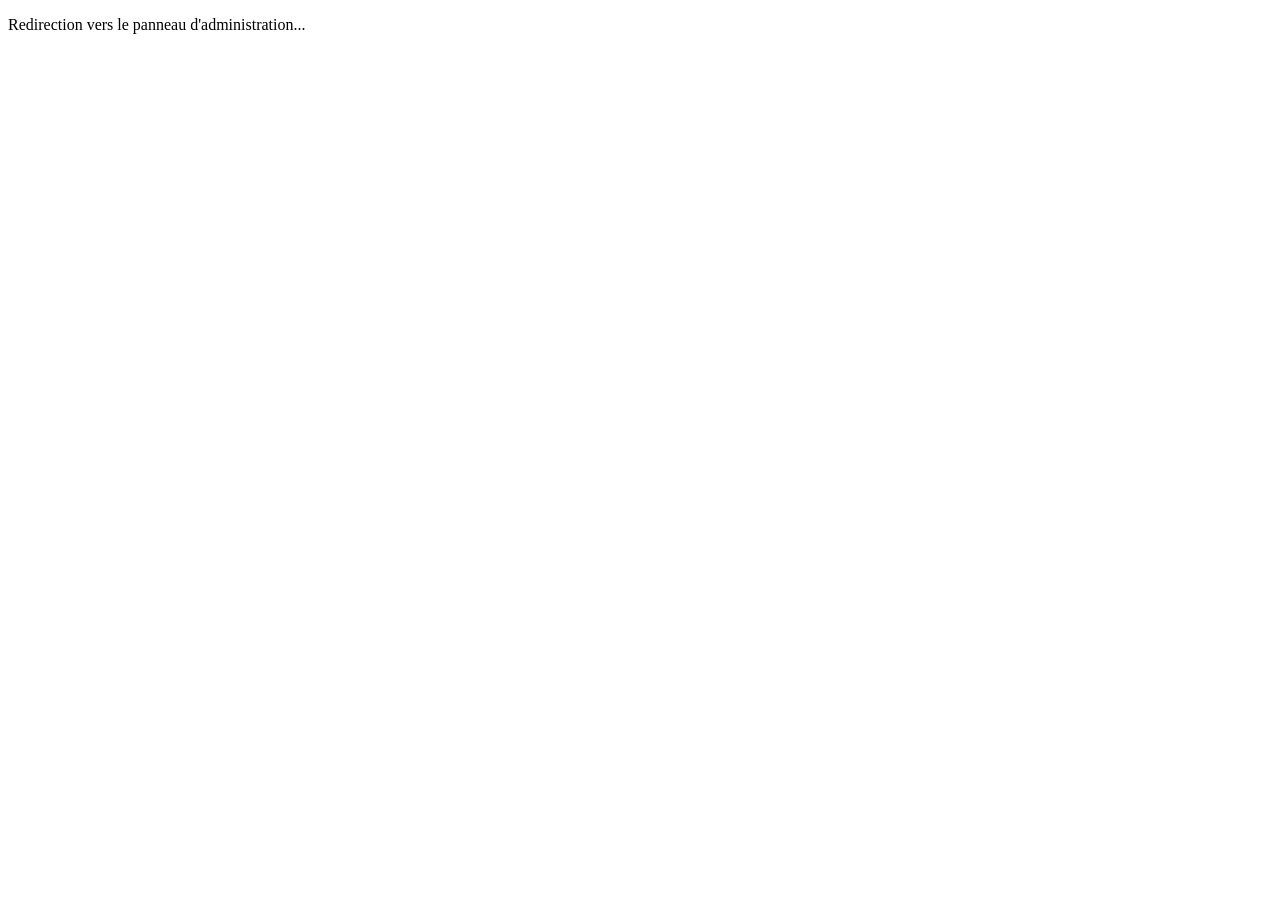
<file: admin/index.html>
<!doctype html>
<html lang="fr">
<head>
<meta charset="UTF-8" />
<meta http-equiv="refresh" content="0; url=index.php" />
<meta name="viewport" content="width=device-width, initial-scale=1.0" />
<title>Admin — Alpha Moussa Sow</title>
<meta name="robots" content="noindex, nofollow" />
</head>
<body>
  <p>Redirection vers le panneau d'administration...</p>
</body>
</html>
</file>
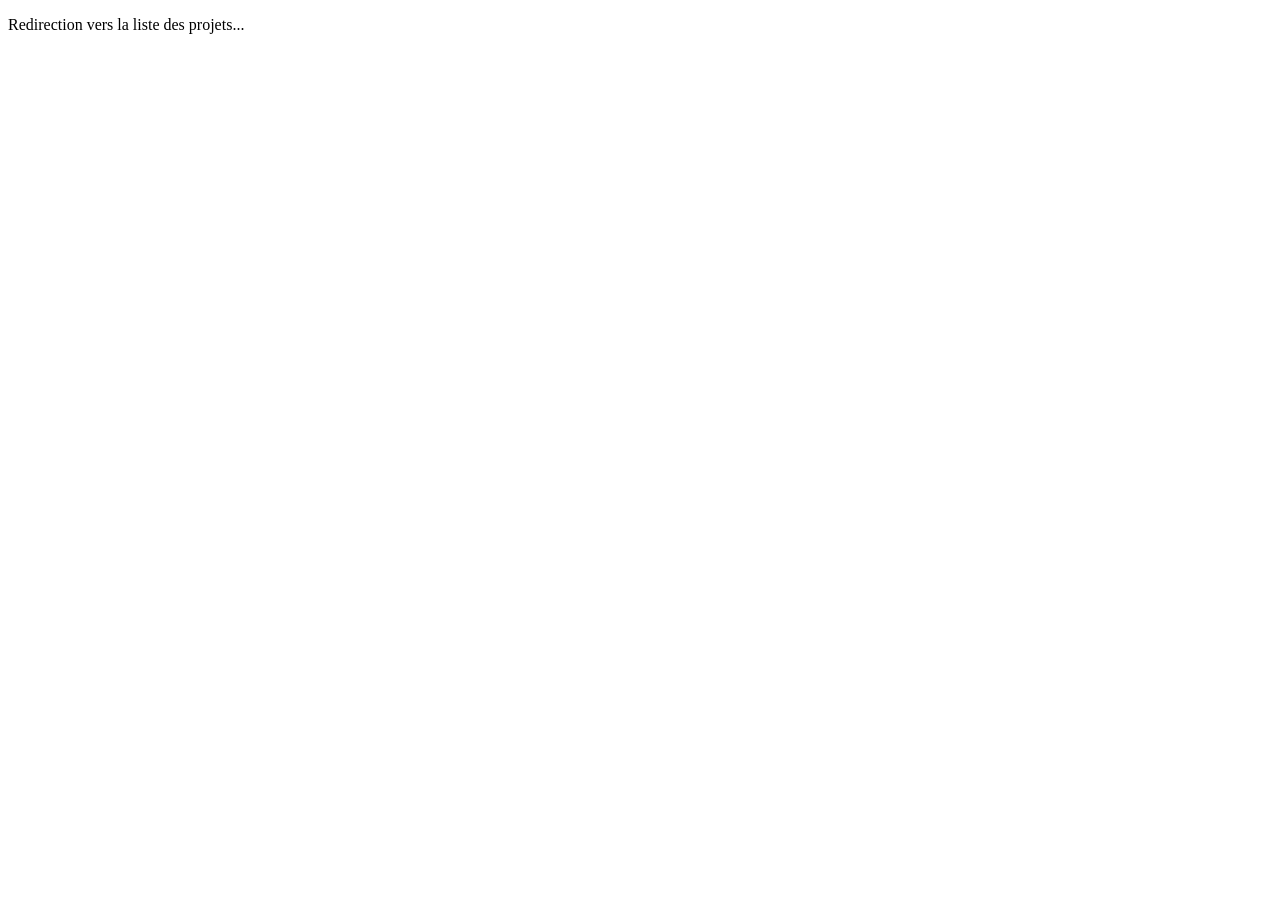
<file: projects/index.html>
<!doctype html>
<html lang="fr">
<head>
<meta charset="UTF-8" />
<meta http-equiv="refresh" content="0; url=index.php" />
<meta name="viewport" content="width=device-width, initial-scale=1.0" />
<title>Projets — Alpha Moussa Sow</title>
<meta name="description" content="Projets réalisés par Alpha Moussa Sow — section connectée à la base de données." />
</head>
<body>
  <p>Redirection vers la liste des projets...</p>
</body>
</html>
</file>
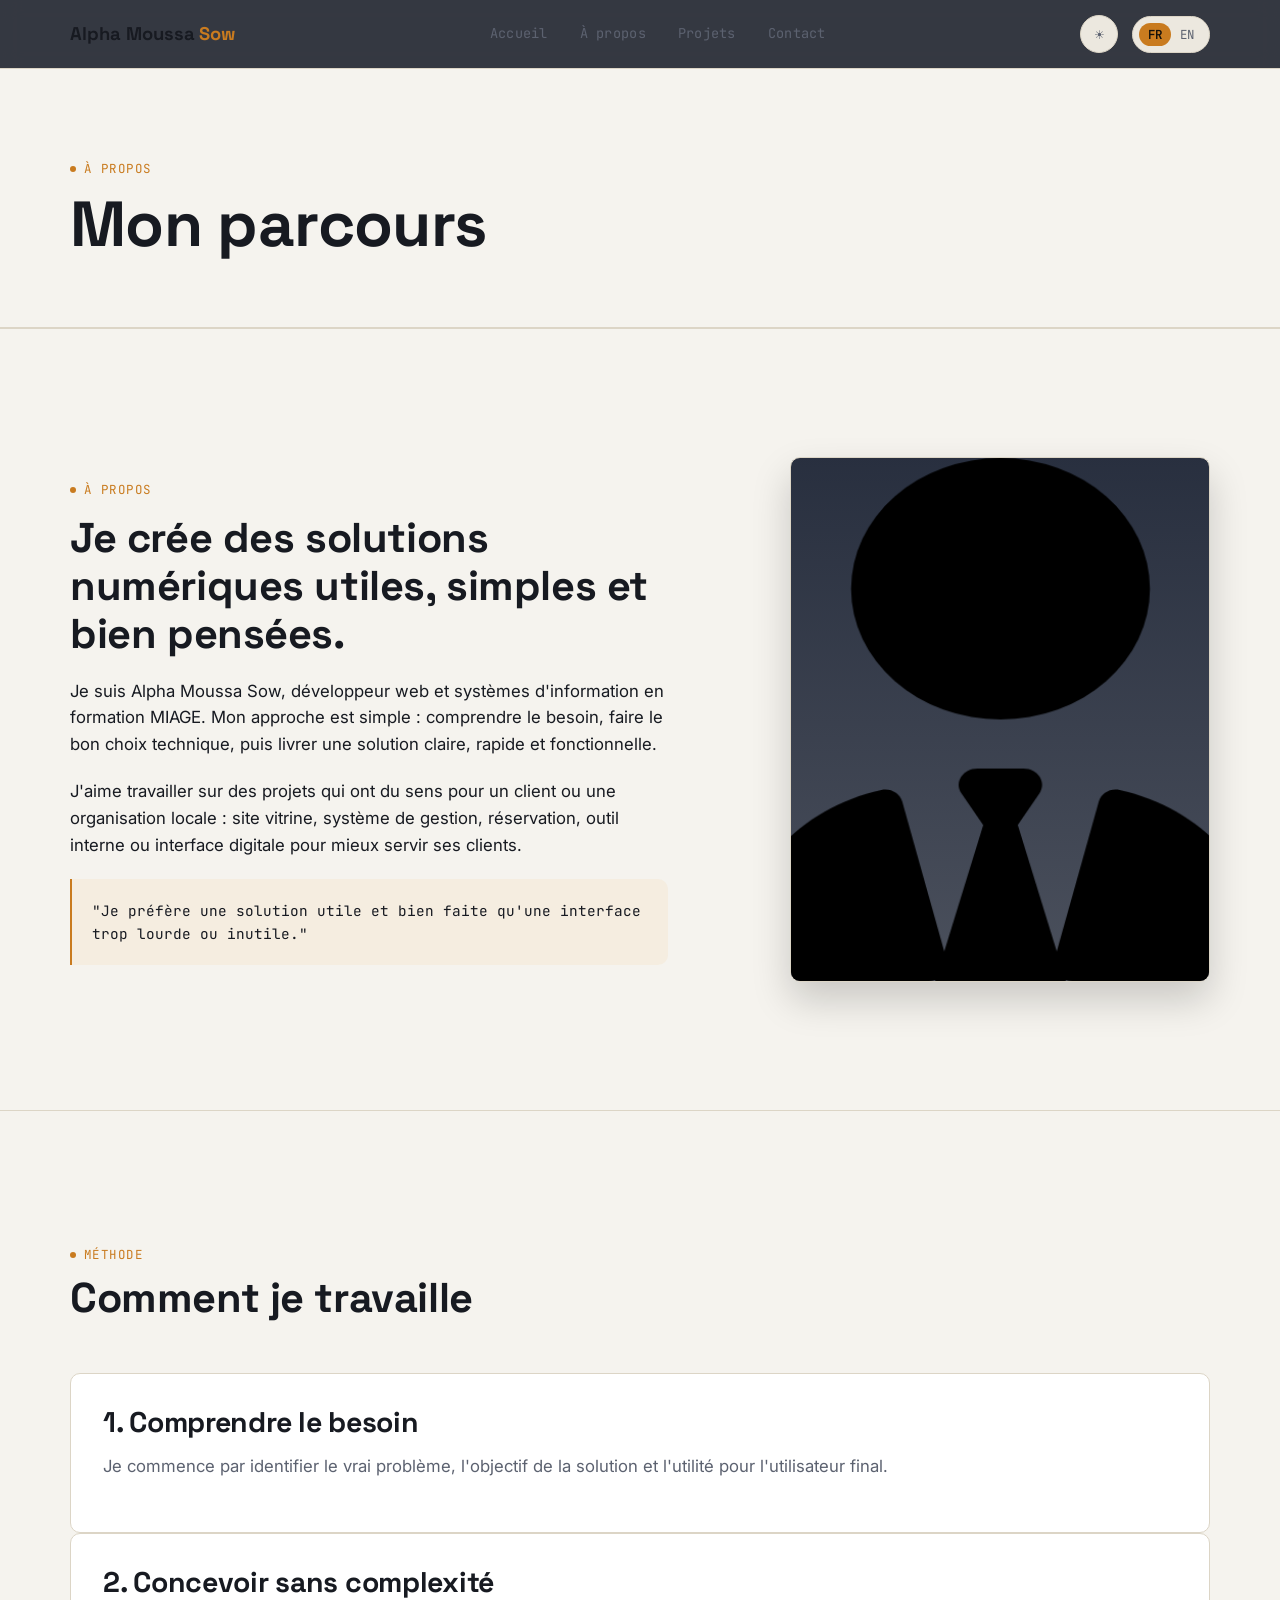
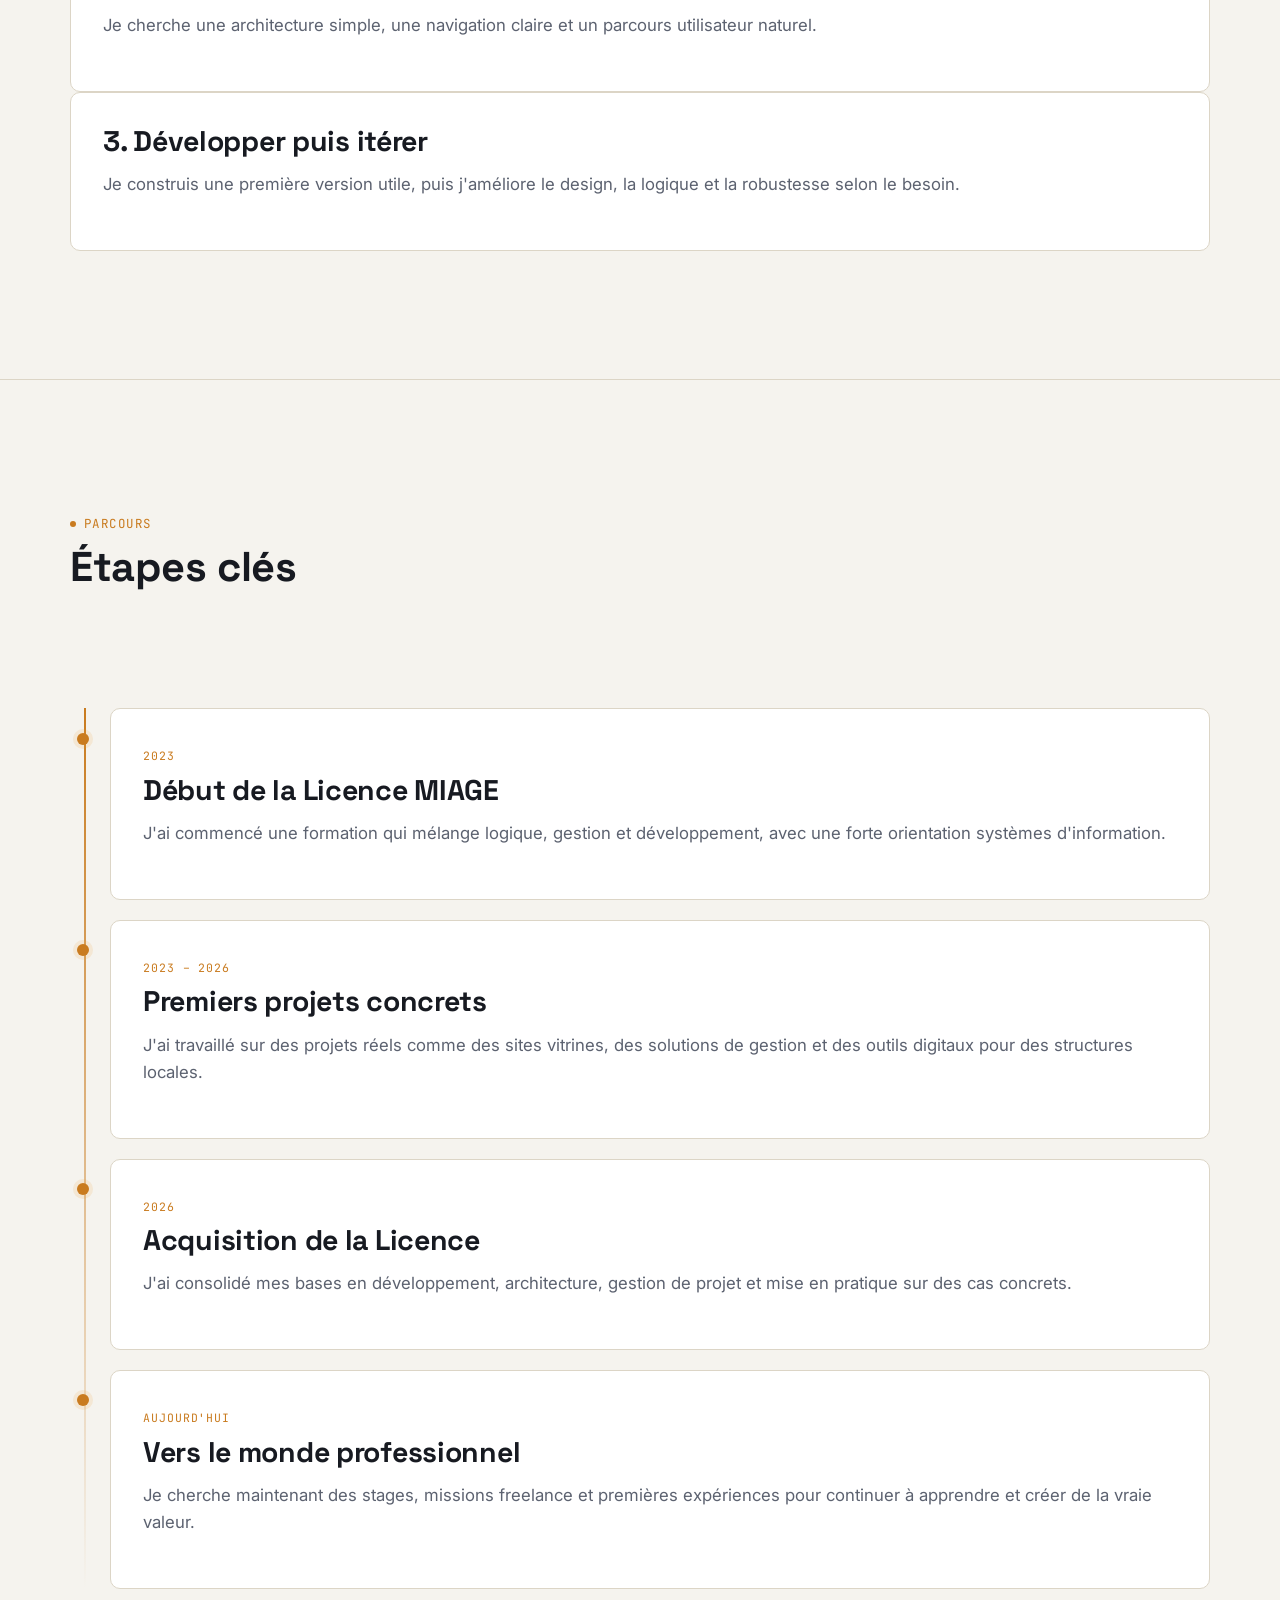
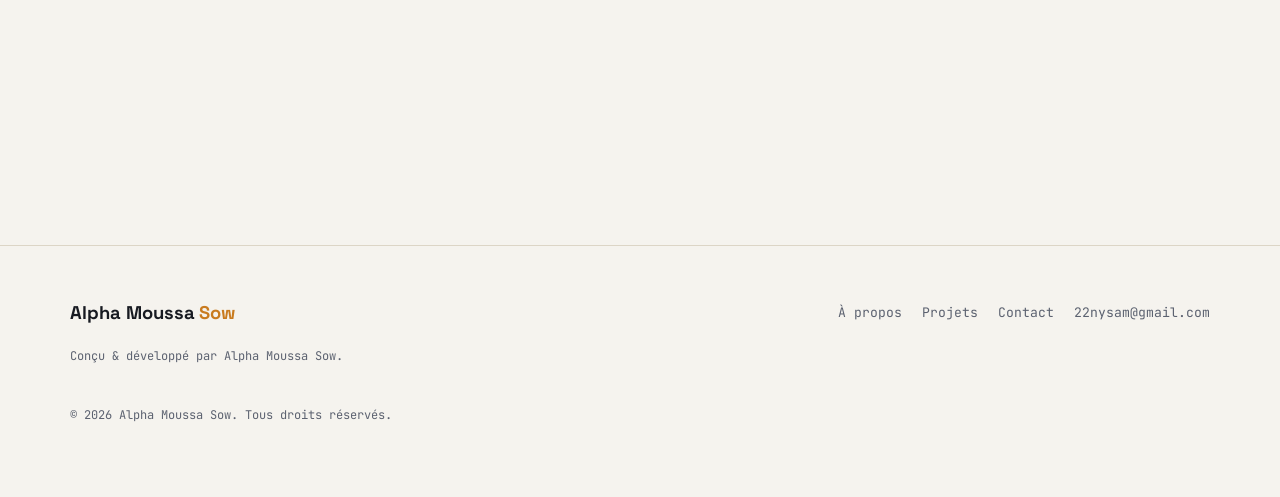
<file: about.html>
<!doctype html>
<html lang="fr">
<head>
<meta charset="UTF-8" />
<meta name="viewport" content="width=device-width, initial-scale=1.0" />
<title>À propos — Alpha Moussa Sow</title>
<meta name="description" content="Parcours d'Alpha Moussa Sow, de la Licence MIAGE à ses projets actuels." />

<link rel="preconnect" href="https://fonts.googleapis.com" />
<link rel="preconnect" href="https://fonts.gstatic.com" crossorigin />
<link href="https://fonts.googleapis.com/css2?family=Space+Grotesk:wght@500;600;700&family=Inter:wght@400;500;600&family=JetBrains+Mono:wght@400;500&display=swap" rel="stylesheet" />

<link rel="stylesheet" href="css/tokens.css" />
<link rel="stylesheet" href="css/base.css" />
<link rel="stylesheet" href="css/components.css" />
<link rel="stylesheet" href="css/pages.css" />
</head>
<body>

<a class="skip-link" href="#main">Aller au contenu</a>

<div data-include="header"></div>

<main id="main">

  <section class="page-hero">
    <div class="container">
      <span class="eyebrow" data-i18n="about.eyebrow">À propos</span>
      <h1 data-i18n="about.title">Mon parcours</h1>
    </div>
  </section>

  <section>
    <div class="container about-layout">
      <div class="about-panel reveal reveal-left">
        <span class="eyebrow">À propos</span>
        <h2>Je crée des solutions numériques utiles, simples et bien pensées.</h2>
        <p>Je suis Alpha Moussa Sow, développeur web et systèmes d'information en formation MIAGE. Mon approche est simple : comprendre le besoin, faire le bon choix technique, puis livrer une solution claire, rapide et fonctionnelle.</p>
        <p>J'aime travailler sur des projets qui ont du sens pour un client ou une organisation locale : site vitrine, système de gestion, réservation, outil interne ou interface digitale pour mieux servir ses clients.</p>
        <div class="about-quote">"Je préfère une solution utile et bien faite qu'une interface trop lourde ou inutile."</div>
      </div>

      <div class="avatar-frame reveal reveal-right">
        <img src="businessman-512x512.png" alt="Portrait d'Alpha Moussa Sow" style="width:100%; height:100%; object-fit:cover;" />
      </div>
    </div>
  </section>

  <section>
    <div class="container">
      <div class="section-head reveal reveal-up">
        <span class="eyebrow">Méthode</span>
        <h2>Comment je travaille</h2>
      </div>

      <div class="value-grid">
        <article class="card reveal reveal-up">
          <h3>1. Comprendre le besoin</h3>
          <p class="text-dim">Je commence par identifier le vrai problème, l'objectif de la solution et l'utilité pour l'utilisateur final.</p>
        </article>
        <article class="card reveal reveal-up" data-reveal-delay="80">
          <h3>2. Concevoir sans complexité</h3>
          <p class="text-dim">Je cherche une architecture simple, une navigation claire et un parcours utilisateur naturel.</p>
        </article>
        <article class="card reveal reveal-up" data-reveal-delay="160">
          <h3>3. Développer puis itérer</h3>
          <p class="text-dim">Je construis une première version utile, puis j'améliore le design, la logique et la robustesse selon le besoin.</p>
        </article>
      </div>
    </div>
  </section>

  <section class="story-section">
    <div class="container story-layout">
      <div class="section-head reveal reveal-up">
        <span class="eyebrow">Parcours</span>
        <h2>Étapes clés</h2>
      </div>

      <ol class="story-timeline">
        <li class="reveal reveal-left">
          <span class="timeline-date">2023</span>
          <h3>Début de la Licence MIAGE</h3>
          <p class="text-dim">J'ai commencé une formation qui mélange logique, gestion et développement, avec une forte orientation systèmes d'information.</p>
        </li>
        <li class="reveal reveal-left" data-reveal-delay="100">
          <span class="timeline-date">2023 – 2026</span>
          <h3>Premiers projets concrets</h3>
          <p class="text-dim">J'ai travaillé sur des projets réels comme des sites vitrines, des solutions de gestion et des outils digitaux pour des structures locales.</p>
        </li>
        <li class="reveal reveal-left" data-reveal-delay="200">
          <span class="timeline-date">2026</span>
          <h3>Acquisition de la Licence</h3>
          <p class="text-dim">J'ai consolidé mes bases en développement, architecture, gestion de projet et mise en pratique sur des cas concrets.</p>
        </li>
        <li class="reveal reveal-left" data-reveal-delay="300">
          <span class="timeline-date">Aujourd'hui</span>
          <h3>Vers le monde professionnel</h3>
          <p class="text-dim">Je cherche maintenant des stages, missions freelance et premières expériences pour continuer à apprendre et créer de la vraie valeur.</p>
        </li>
      </ol>
    </div>
  </section>

</main>

<div data-include="footer"></div>

<script src="js/i18n.js"></script>
<script src="js/theme.js"></script>
<script src="js/includes.js"></script>
<script src="js/main.js"></script>
</body>
</html>
</file>
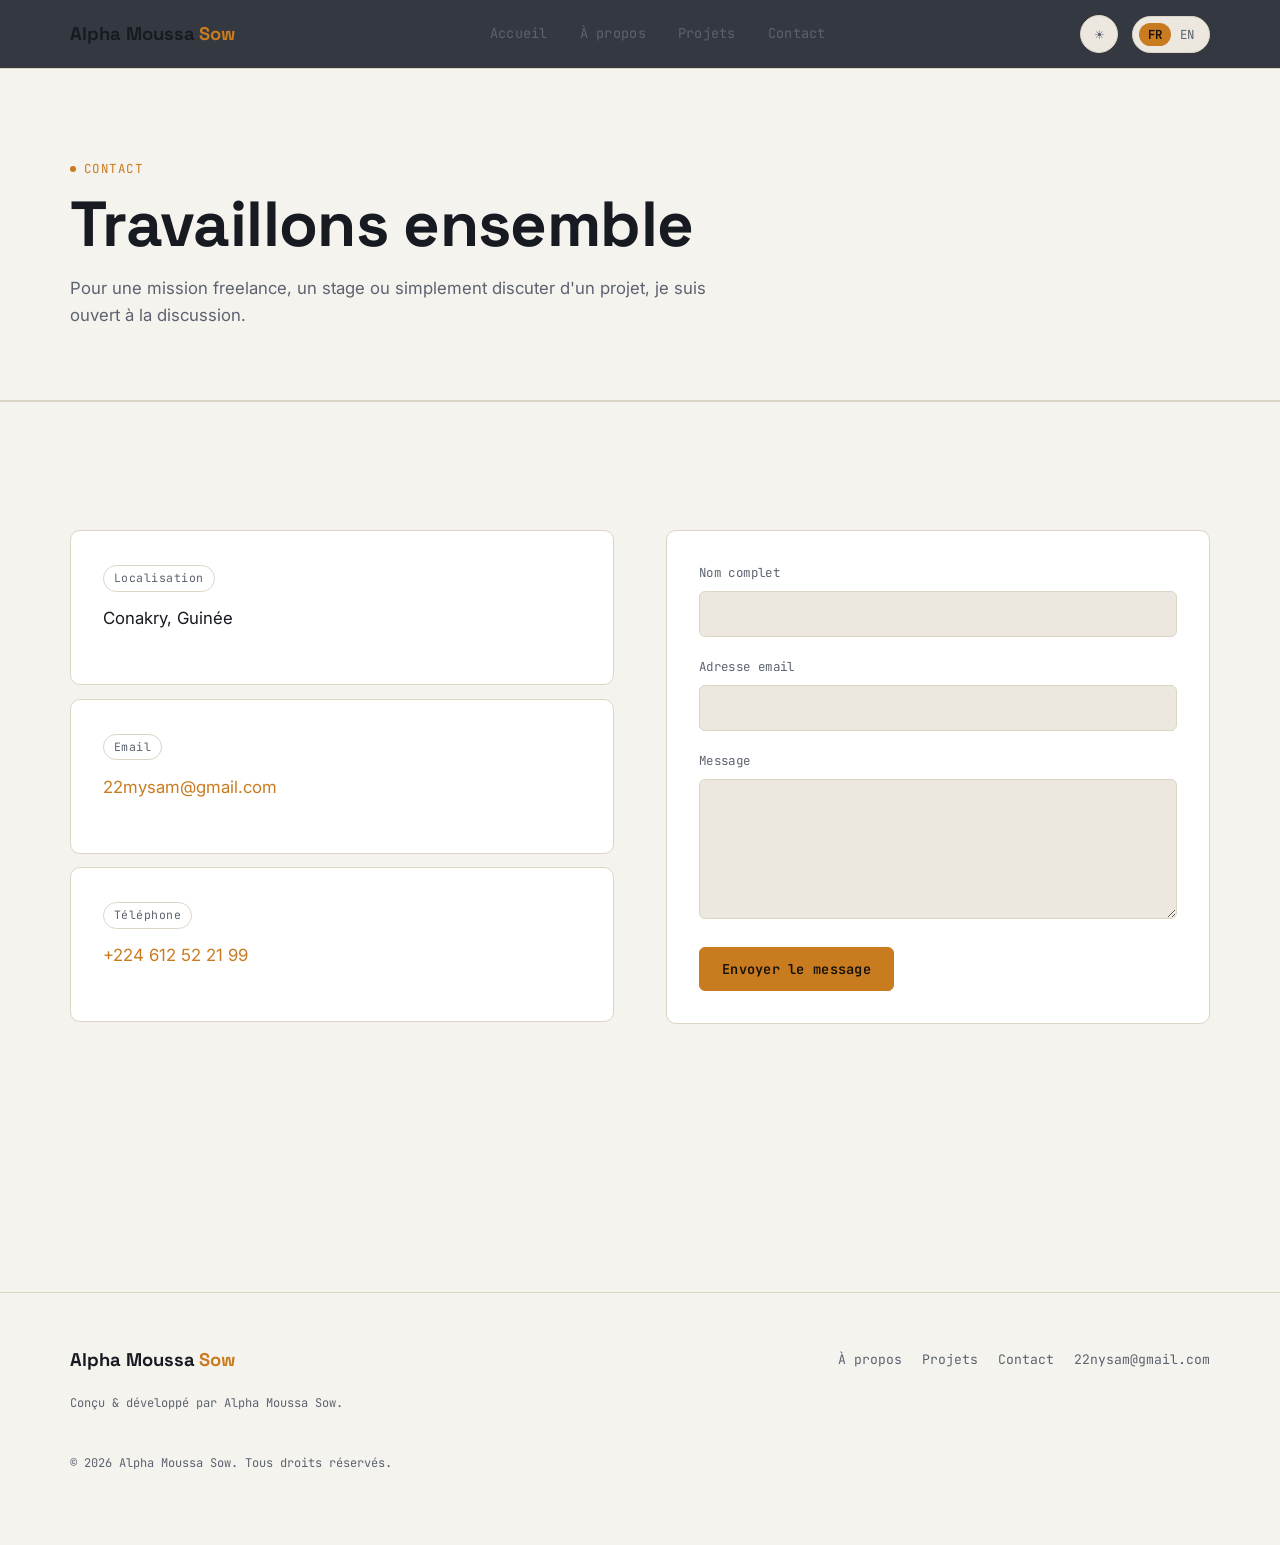
<file: contact.html>
<!doctype html>
<html lang="fr">
<head>
<meta charset="UTF-8" />
<meta name="viewport" content="width=device-width, initial-scale=1.0" />
<title>Contact — Alpha Moussa Sow</title>
<meta name="description" content="Contactez Alpha Moussa Sow pour une mission freelance, un stage ou un projet." />

<link rel="preconnect" href="https://fonts.googleapis.com" />
<link rel="preconnect" href="https://fonts.gstatic.com" crossorigin />
<link href="https://fonts.googleapis.com/css2?family=Space+Grotesk:wght@500;600;700&family=Inter:wght@400;500;600&family=JetBrains+Mono:wght@400;500&display=swap" rel="stylesheet" />

<link rel="stylesheet" href="css/tokens.css" />
<link rel="stylesheet" href="css/base.css" />
<link rel="stylesheet" href="css/components.css" />
<link rel="stylesheet" href="css/pages.css" />
</head>
<body>

<a class="skip-link" href="#main">Aller au contenu</a>

<div data-include="header"></div>

<main id="main">

  <section class="page-hero">
    <div class="container">
      <span class="eyebrow" data-i18n="contact.eyebrow">Contact</span>
      <h1 data-i18n="contact.title">Travaillons ensemble</h1>
      <p class="lead" data-i18n="contact.lead">Pour une mission freelance, un stage ou simplement échanger sur un projet.</p>
    </div>
  </section>

  <section>
    <div class="container contact-grid">

      <div class="contact-info">
        <div class="card reveal reveal-left">
          <span class="tag tag-dim" data-i18n="contact.info.location">Localisation</span>
          <p style="margin-top: var(--space-3);">Conakry, Guinée</p>
        </div>
        <div class="card reveal reveal-left" data-reveal-delay="100">
          <span class="tag tag-dim" data-i18n="contact.info.email">Email</span>
          <p style="margin-top: var(--space-3);"><a href="mailto:22mysam@gmail.com">22mysam@gmail.com</a></p>
        </div>
        <div class="card reveal reveal-left" data-reveal-delay="200">
          <span class="tag tag-dim" data-i18n="contact.info.phone">Téléphone</span>
          <p style="margin-top: var(--space-3);"><a href="tel:+224612522199">+224 612 52 21 99</a></p>
        </div>
      </div>

      <form class="card reveal reveal-right" id="contact-form" method="post" action="mailto:22mysam@gmail.com" novalidate>
        <div class="field">
          <label for="name" data-i18n="contact.form.name">Nom complet</label>
          <input type="text" id="name" name="name" required />
          <span class="field-error">Ce champ est requis.</span>
        </div>
        <div class="field">
          <label for="email" data-i18n="contact.form.email">Adresse email</label>
          <input type="email" id="email" name="email" required />
          <span class="field-error">Ce champ est requis.</span>
        </div>
        <div class="field">
          <label for="message" data-i18n="contact.form.message">Message</label>
          <textarea id="message" name="message" required></textarea>
          <span class="field-error">Ce champ est requis.</span>
        </div>
        <button class="btn btn-primary" type="submit" data-i18n="contact.form.submit">Envoyer le message</button>
        <p class="footer-note form-status" hidden>✓ Message prêt à être envoyé.</p>
      </form>

    </div>
  </section>

</main>

<div data-include="footer"></div>

<script src="js/i18n.js"></script>
<script src="js/theme.js"></script>
<script src="js/includes.js"></script>
<script src="js/main.js"></script>
</body>
</html>
</file>
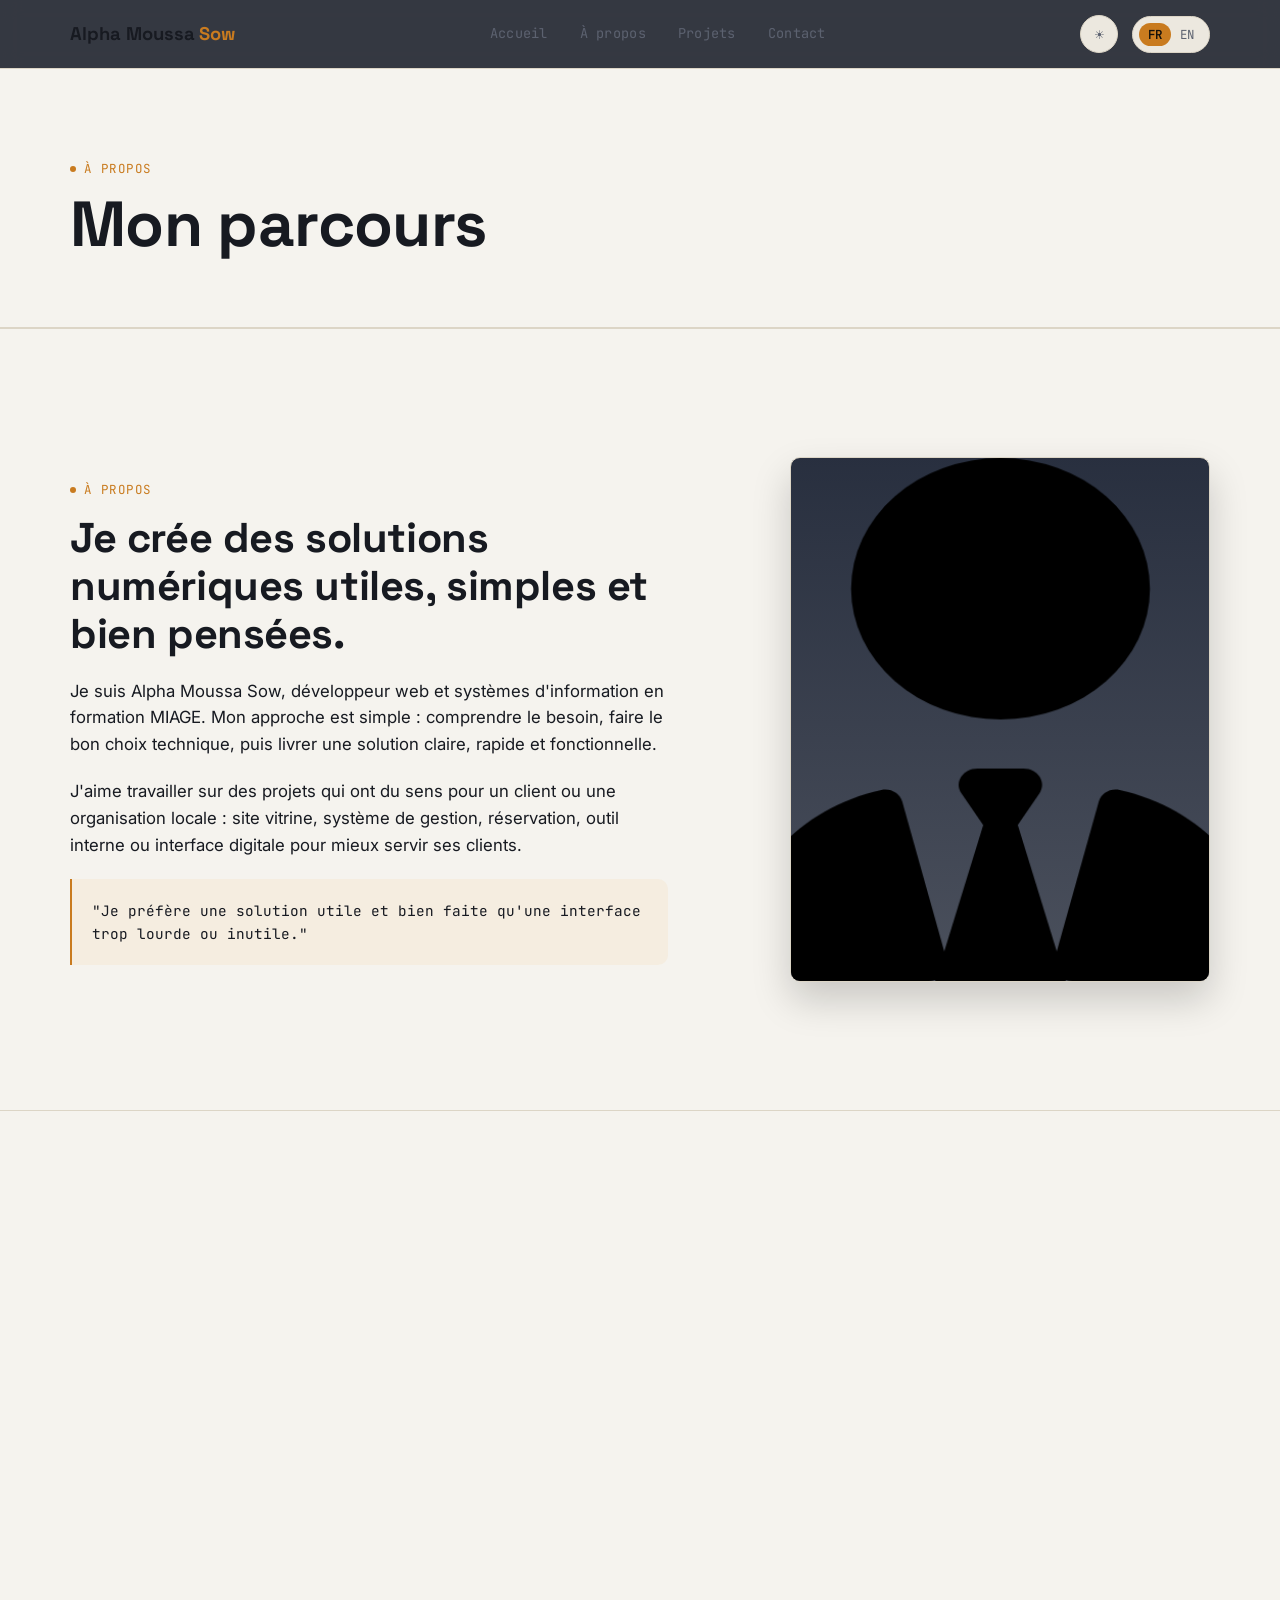
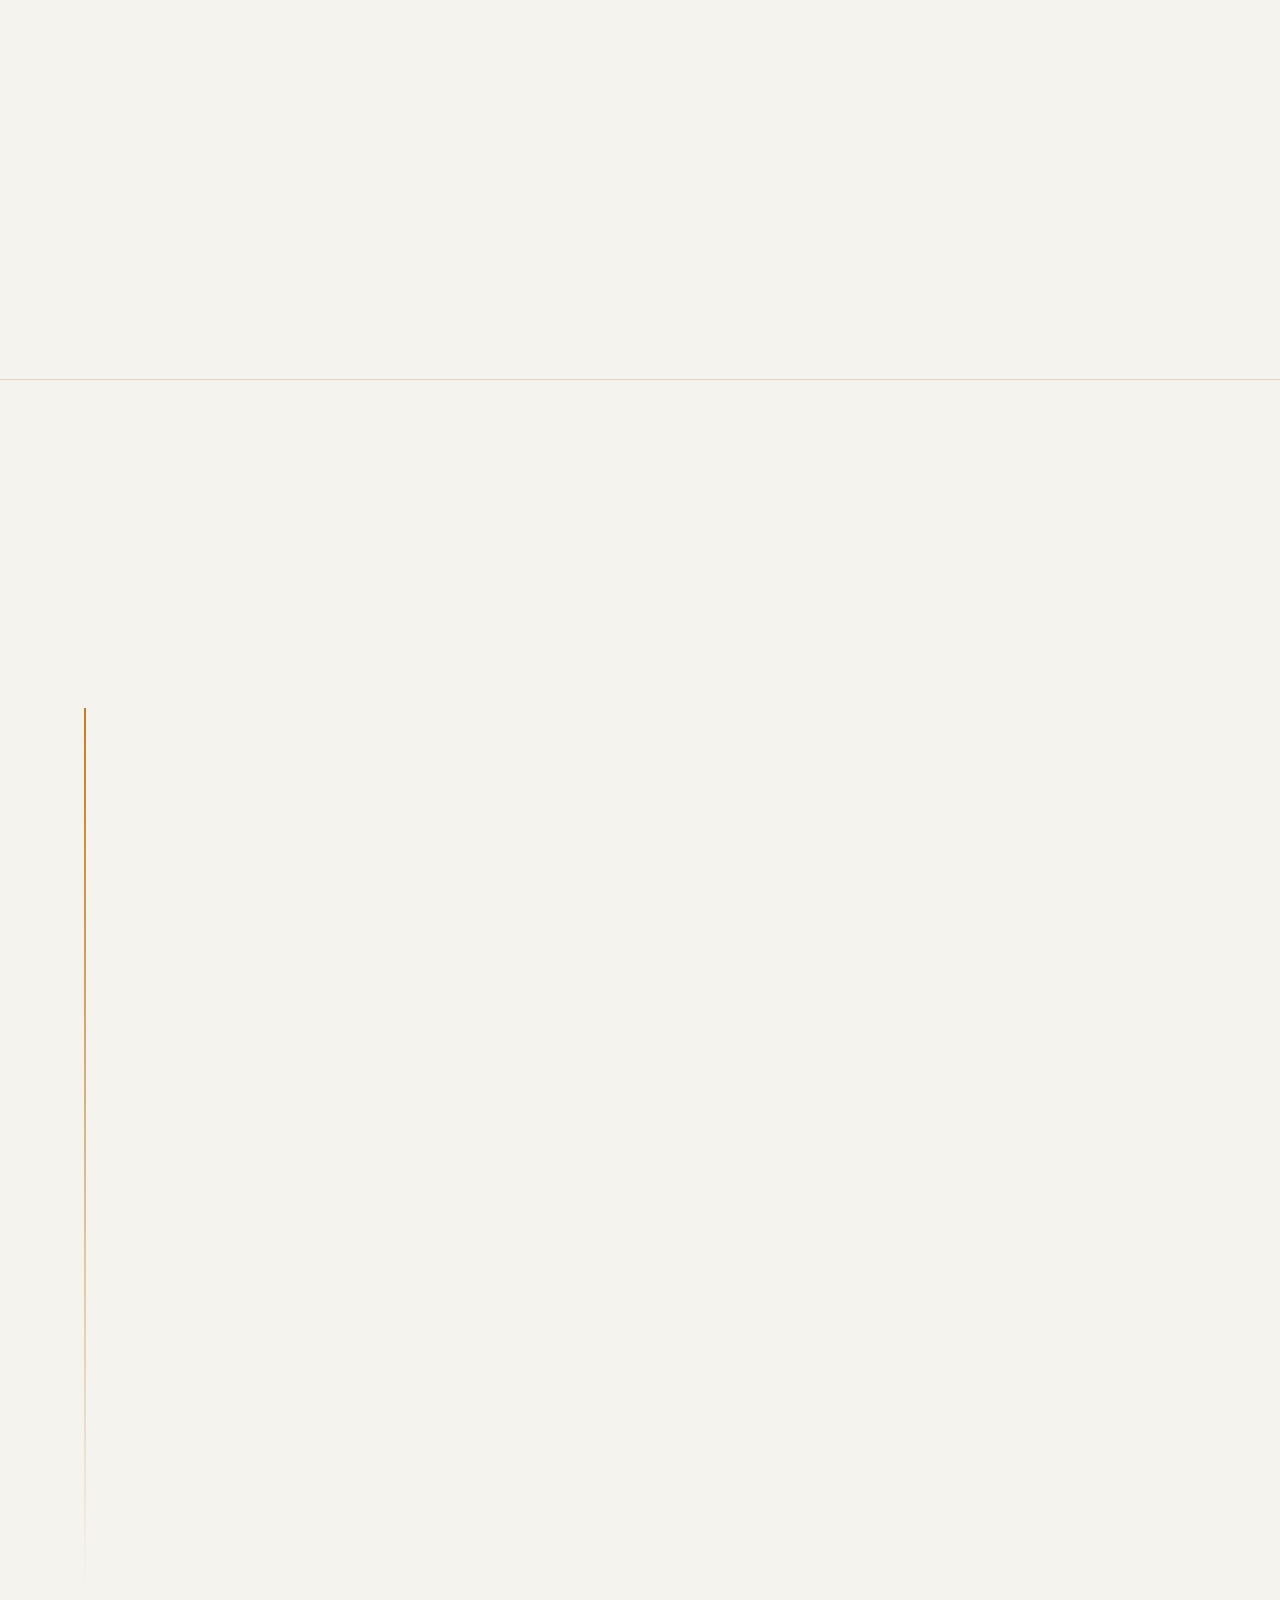
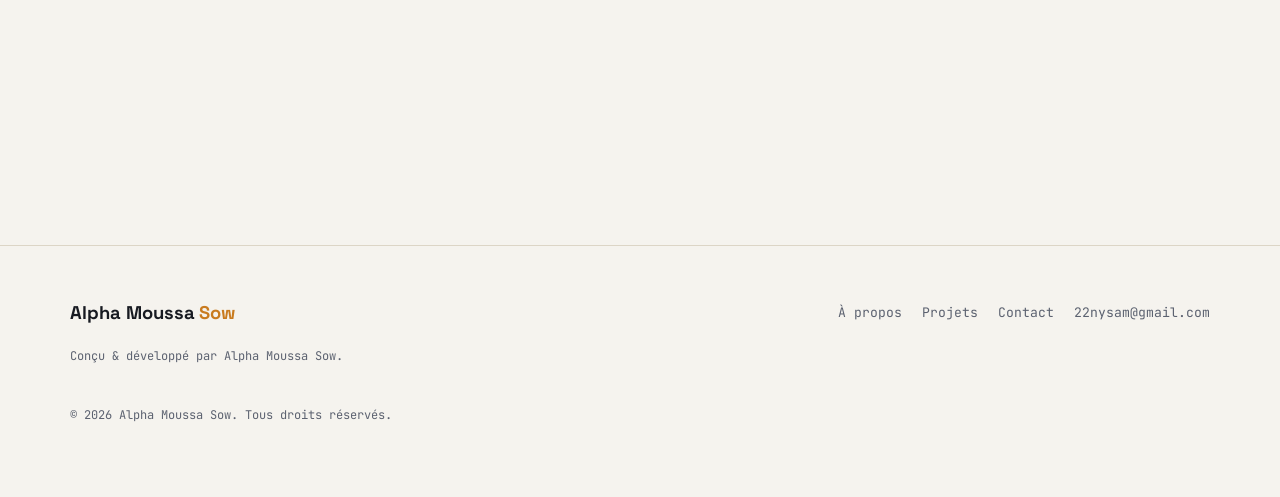
<file: experience.html>
<!doctype html>
<html lang="fr">
<head>
  <meta charset="UTF-8" />
  <meta name="viewport" content="width=device-width, initial-scale=1.0" />
  <meta http-equiv="refresh" content="0; url=./about.html" />
  <title>Redirection</title>
</head>
<body>
  <p>Redirection vers la page À propos...</p>
</body>
</html>
</file>
<file: css/tokens.css>
/* ===========================================================
   Alpha Moussa Sow — Design Tokens
   Dark tech/developer theme. Reuse exactly across pages.
   =========================================================== */

:root {
  /* Color */
  --bg: #0A0F1C;
  --surface: #121A2C;
  --surface-2: #182238;
  --line: #24304A;
  --text: #E9EDF6;
  --text-dim: #8D97AE;
  --accent: #E8A33D;
  --accent-dim: #B9822E;

  /* Semantic */
  --success: #4CAF7D;
  --danger: #E2604F;
  --focus-ring: #E8A33D;

  /* Typography */
  --font-display: "Space Grotesk", "Helvetica Neue", sans-serif;
  --font-body: "Inter", "Helvetica Neue", sans-serif;
  --font-mono: "JetBrains Mono", "SF Mono", monospace;

  /* Type scale (fluid) */
  --fs-eyebrow: clamp(0.7rem, 0.66rem + 0.2vw, 0.78rem);
  --fs-body: clamp(0.98rem, 0.95rem + 0.15vw, 1.05rem);
  --fs-lg: clamp(1.15rem, 1.1rem + 0.3vw, 1.35rem);
  --fs-h3: clamp(1.4rem, 1.3rem + 0.6vw, 1.8rem);
  --fs-h2: clamp(1.9rem, 1.6rem + 1.3vw, 2.6rem);
  --fs-h1: clamp(2.4rem, 1.9rem + 2.6vw, 4.2rem);

  /* Spacing scale */
  --space-1: 0.25rem;
  --space-2: 0.5rem;
  --space-3: 0.85rem;
  --space-4: 1.25rem;
  --space-5: 2rem;
  --space-6: 3.25rem;
  --space-7: 5.25rem;
  --space-8: 8rem;

  /* Layout */
  --max-w: 1180px;
  --radius: 10px;
  --radius-sm: 6px;
  --border: 1px solid var(--line);

  /* Motion */
  --ease: cubic-bezier(0.22, 1, 0.36, 1);
  --dur-fast: 180ms;
  --dur-med: 420ms;
  --dur-slow: 900ms;
}

html[data-theme="light"] {
  --bg: #F5F3EE;
  --surface: #FFFFFF;
  --surface-2: #ECE8DF;
  --line: #DCD5C6;
  --text: #171A21;
  --text-dim: #5C6270;
  --accent: #C97B1F;
  --accent-dim: #A5651A;
  --success: #2E8B57;
  --danger: #D25646;
  --focus-ring: #C97B1F;
}

@media (prefers-reduced-motion: reduce) {
  :root {
    --dur-fast: 0ms;
    --dur-med: 0ms;
    --dur-slow: 0ms;
  }
}

  /* Semantic */
  --success: #4CAF7D;
  --danger: #E2604F;
  --focus-ring: #E8A33D;

  /* Typography */
  --font-display: "Space Grotesk", "Helvetica Neue", sans-serif;
  --font-body: "Inter", "Helvetica Neue", sans-serif;
  --font-mono: "JetBrains Mono", "SF Mono", monospace;

  /* Type scale (fluid) */
  --fs-eyebrow: clamp(0.7rem, 0.66rem + 0.2vw, 0.78rem);
  --fs-body: clamp(0.98rem, 0.95rem + 0.15vw, 1.05rem);
  --fs-lg: clamp(1.15rem, 1.1rem + 0.3vw, 1.35rem);
  --fs-h3: clamp(1.4rem, 1.3rem + 0.6vw, 1.8rem);
  --fs-h2: clamp(1.9rem, 1.6rem + 1.3vw, 2.6rem);
  --fs-h1: clamp(2.4rem, 1.9rem + 2.6vw, 4.2rem);

  /* Spacing scale */
  --space-1: 0.25rem;
  --space-2: 0.5rem;
  --space-3: 0.85rem;
  --space-4: 1.25rem;
  --space-5: 2rem;
  --space-6: 3.25rem;
  --space-7: 5.25rem;
  --space-8: 8rem;

  /* Layout */
  --max-w: 1180px;
  --radius: 10px;
  --radius-sm: 6px;
  --border: 1px solid var(--line);

  /* Motion */
  --ease: cubic-bezier(0.22, 1, 0.36, 1);
  --dur-fast: 180ms;
  --dur-med: 420ms;
  --dur-slow: 900ms;
}

@media (prefers-reduced-motion: reduce) {
  :root {
    --dur-fast: 0ms;
    --dur-med: 0ms;
    --dur-slow: 0ms;
  }
}
</file>
<file: css/base.css>
/* ===========================================================
   Base / Reset
   =========================================================== */

*, *::before, *::after { box-sizing: border-box; }

html {
  scroll-behavior: smooth;
}
@media (prefers-reduced-motion: reduce) {
  html { scroll-behavior: auto; }
}

body {
  margin: 0;
  background: var(--bg);
  color: var(--text);
  font-family: var(--font-body);
  font-size: var(--fs-body);
  line-height: 1.6;
  -webkit-font-smoothing: antialiased;
}

img { max-width: 100%; display: block; }

a {
  color: inherit;
  text-decoration: none;
}

h1, h2, h3, h4 {
  font-family: var(--font-display);
  line-height: 1.15;
  margin: 0 0 var(--space-3);
  letter-spacing: -0.01em;
}

h1 { font-size: var(--fs-h1); }
h2 { font-size: var(--fs-h2); }
h3 { font-size: var(--fs-h3); }

p { margin: 0 0 var(--space-4); color: var(--text); }

ul { margin: 0; padding: 0; list-style: none; }

button, input, textarea, select {
  font-family: inherit;
  font-size: inherit;
  color: inherit;
}

/* Visible keyboard focus everywhere */
:focus-visible {
  outline: 2px solid var(--focus-ring);
  outline-offset: 3px;
  border-radius: 3px;
}

/* Utility */
.container {
  max-width: var(--max-w);
  margin-inline: auto;
  padding-inline: var(--space-4);
}

.eyebrow {
  font-family: var(--font-mono);
  font-size: var(--fs-eyebrow);
  letter-spacing: 0.12em;
  text-transform: uppercase;
  color: var(--accent);
  display: inline-flex;
  align-items: center;
  gap: var(--space-2);
}

.eyebrow::before {
  content: "";
  width: 6px;
  height: 6px;
  border-radius: 50%;
  background: var(--accent);
  display: inline-block;
}

.text-dim { color: var(--text-dim); }

.visually-hidden {
  position: absolute;
  width: 1px; height: 1px;
  overflow: hidden;
  clip: rect(0 0 0 0);
  white-space: nowrap;
}

.skip-link {
  position: absolute;
  left: -999px;
  top: auto;
  background: var(--accent);
  color: #14100a;
  padding: var(--space-2) var(--space-4);
  z-index: 200;
  border-radius: var(--radius-sm);
  font-family: var(--font-mono);
  font-size: 0.85rem;
}
.skip-link:focus {
  left: var(--space-4);
  top: var(--space-4);
}

section {
  padding-block: var(--space-8);
  border-top: 1px solid var(--line);
  scroll-margin-top: 92px;
}

section:first-of-type {
  border-top: none;
}

.section-head {
  max-width: 620px;
  margin-bottom: var(--space-6);
}

.section-head h2 {
  margin-top: var(--space-2);
}
</file>
<file: css/components.css>
/* ===========================================================
   Components
   =========================================================== */

/* ---------- Nav ---------- */
.site-nav {
  position: sticky;
  top: 0;
  z-index: 100;
  background: rgba(10, 15, 28, 0.82);
  backdrop-filter: blur(10px);
  border-bottom: var(--border);
}

.nav-shell {
  display: flex;
  align-items: center;
  justify-content: space-between;
  height: 68px;
}

.brand {
  font-family: var(--font-display);
  font-weight: 700;
  font-size: 1.15rem;
  display: flex;
  align-items: baseline;
  gap: var(--space-1);
}
.brand span { color: var(--accent); }

.top-nav {
  display: flex;
  align-items: center;
  gap: var(--space-5);
}

.nav-link,
.bottom-nav-item {
  font-family: var(--font-mono);
  font-size: 0.85rem;
  letter-spacing: 0.02em;
  color: var(--text-dim);
  position: relative;
  transition: color var(--dur-fast) var(--ease);
}

.nav-link {
  padding: var(--space-2) 0;
}

.nav-link:hover,
.nav-link.active,
.bottom-nav-item.active {
  color: var(--text);
}

.nav-link.active::after,
.bottom-nav-item.active::after {
  content: "";
  position: absolute;
  left: 0; right: 0; bottom: -1px;
  height: 2px;
  background: var(--accent);
}

.nav-actions {
  display: flex;
  align-items: center;
  gap: var(--space-3);
}

.theme-toggle,
.lang-toggle {
  font-family: var(--font-mono);
  font-size: 0.78rem;
  background: var(--surface-2);
  border: var(--border);
  color: var(--text-dim);
  border-radius: 999px;
  display: inline-flex;
  align-items: center;
  justify-content: center;
}

.theme-toggle {
  width: 38px;
  height: 38px;
  cursor: pointer;
  transition: transform var(--dur-fast) var(--ease), border-color var(--dur-fast) var(--ease), background var(--dur-fast) var(--ease);
}

.theme-toggle:hover,
.lang-toggle:hover {
  border-color: var(--accent-dim);
}

.lang-toggle {
  padding: 6px 6px;
  cursor: pointer;
}
.lang-toggle .lang-opt {
  padding: 3px 9px;
  border-radius: 999px;
  transition: all var(--dur-fast) var(--ease);
  border: 0;
  background: transparent;
  color: var(--text-dim);
}
.lang-toggle[data-lang="fr"] .lang-opt[data-val="fr"],
.lang-toggle[data-lang="en"] .lang-opt[data-val="en"] {
  background: var(--accent);
  color: #14100a;
  font-weight: 600;
}
.lang-toggle .lang-opt[aria-pressed="true"] {
  background: var(--accent);
  color: #14100a;
  font-weight: 600;
}

.bottom-nav {
  position: fixed;
  left: 12px;
  right: 12px;
  bottom: 12px;
  z-index: 120;
  display: none;
  align-items: center;
  justify-content: space-around;
  padding: 10px 8px 12px;
  border: var(--border);
  border-radius: 20px;
  background: rgba(18, 26, 44, 0.96);
  backdrop-filter: blur(12px);
  box-shadow: 0 -16px 30px rgba(0, 0, 0, 0.22);
}

.bottom-nav-item {
  display: flex;
  flex-direction: column;
  align-items: center;
  gap: 4px;
  flex: 1;
  padding: 6px 4px 2px;
  font-size: 0.68rem;
  text-align: center;
}

.bottom-nav-item svg {
  width: 20px;
  height: 20px;
  stroke: currentColor;
  fill: none;
  stroke-width: 1.8;
  stroke-linecap: round;
  stroke-linejoin: round;
}

@media (max-width: 860px) {
  .top-nav {
    display: none;
  }

  .bottom-nav {
    display: flex;
  }

  body {
    padding-bottom: 90px;
  }
}

/* ---------- Buttons ---------- */
.btn {
  display: inline-flex;
  align-items: center;
  gap: var(--space-2);
  font-family: var(--font-mono);
  font-size: 0.85rem;
  letter-spacing: 0.02em;
  padding: 12px 22px;
  border-radius: var(--radius-sm);
  border: var(--border);
  cursor: pointer;
  transition: transform var(--dur-fast) var(--ease), border-color var(--dur-fast) var(--ease), background var(--dur-fast) var(--ease);
}
.btn:hover { transform: translateY(-2px); }

.btn-primary {
  background: var(--accent);
  color: #14100a;
  border-color: var(--accent);
  font-weight: 600;
}
.btn-primary:hover { background: #f0ad4d; }

.btn-ghost {
  background: transparent;
  color: var(--text);
  border-color: var(--line);
}
.btn-ghost:hover { border-color: var(--accent-dim); color: var(--accent); }

.btn-row {
  display: flex;
  flex-wrap: wrap;
  gap: var(--space-3);
}

/* ---------- Cards ---------- */
.card {
  background: var(--surface);
  border: var(--border);
  border-radius: var(--radius);
  padding: var(--space-5);
  transition: transform var(--dur-med) var(--ease), border-color var(--dur-med) var(--ease), box-shadow var(--dur-med) var(--ease);
}
.card:hover {
  transform: translateY(-4px);
  border-color: var(--accent-dim);
  box-shadow: 0 18px 40px -20px rgba(232, 163, 61, 0.25);
}

.card-grid {
  display: grid;
  grid-template-columns: repeat(auto-fit, minmax(260px, 1fr));
  gap: var(--space-5);
}

.tag {
  font-family: var(--font-mono);
  font-size: 0.72rem;
  letter-spacing: 0.04em;
  color: var(--accent);
  border: 1px solid var(--accent-dim);
  border-radius: 999px;
  padding: 3px 10px;
  display: inline-block;
}

.tag-dim {
  color: var(--text-dim);
  border-color: var(--line);
}

/* ---------- Marquee ---------- */
.marquee {
  overflow: hidden;
  border-top: var(--border);
  border-bottom: var(--border);
  padding-block: var(--space-5);
  background: var(--surface);
  mask-image: linear-gradient(to right, transparent, black 8%, black 92%, transparent);
}
.marquee-track {
  display: flex;
  gap: var(--space-7);
  width: max-content;
  animation: marquee 28s linear infinite;
}
.marquee:hover .marquee-track { animation-play-state: paused; }
.marquee-item {
  display: flex;
  align-items: center;
  gap: var(--space-2);
  font-family: var(--font-mono);
  font-size: 0.85rem;
  color: var(--text-dim);
  white-space: nowrap;
}
.marquee-item img { width: 22px; height: 22px; }

@keyframes marquee {
  from { transform: translateX(0); }
  to { transform: translateX(-50%); }
}
@media (prefers-reduced-motion: reduce) {
  .marquee-track { animation: none; }
  .marquee { overflow-x: auto; }
}

/* ---------- Reveal ---------- */
.reveal {
  opacity: 0;
  transition: opacity var(--dur-slow) var(--ease), transform var(--dur-slow) var(--ease);
}
.reveal-up { transform: translateY(28px); }
.reveal-left { transform: translateX(-28px); }
.reveal-right { transform: translateX(28px); }
.reveal.is-visible {
  opacity: 1;
  transform: translate(0, 0);
}
@media (prefers-reduced-motion: reduce) {
  .reveal { opacity: 1; transform: none; transition: none; }
}

/* ---------- Footer ---------- */
.site-footer {
  border-top: var(--border);
  padding-block: var(--space-6);
  margin-top: var(--space-8);
}
.footer-grid {
  display: flex;
  flex-wrap: wrap;
  justify-content: space-between;
  gap: var(--space-5);
}
.footer-links {
  display: flex;
  gap: var(--space-4);
  flex-wrap: wrap;
}
.footer-links a {
  font-family: var(--font-mono);
  font-size: 0.82rem;
  color: var(--text-dim);
}
.footer-links a:hover { color: var(--accent); }
.footer-note {
  font-family: var(--font-mono);
  font-size: 0.75rem;
  color: var(--text-dim);
  margin-top: var(--space-4);
}

/* ---------- Forms ---------- */
.field {
  margin-bottom: var(--space-4);
}
.field label {
  display: block;
  font-family: var(--font-mono);
  font-size: 0.78rem;
  letter-spacing: 0.03em;
  color: var(--text-dim);
  margin-bottom: var(--space-2);
}
.field input,
.field textarea {
  width: 100%;
  background: var(--surface-2);
  border: var(--border);
  border-radius: var(--radius-sm);
  padding: 12px 14px;
  color: var(--text);
  transition: border-color var(--dur-fast) var(--ease);
}
.field input:focus,
.field textarea:focus {
  border-color: var(--accent);
}
.field textarea { min-height: 140px; resize: vertical; }
.field-error {
  color: var(--danger);
  font-size: 0.78rem;
  font-family: var(--font-mono);
  margin-top: var(--space-1);
  display: none;
}

/* ---------- Placeholder / empty states ---------- */
.placeholder-card {
  border: 1px dashed var(--line);
  border-radius: var(--radius);
  padding: var(--space-6);
  text-align: center;
  color: var(--text-dim);
  background: var(--surface);
}
.placeholder-card .eyebrow { margin-bottom: var(--space-3); }

.skeleton-block {
  height: 14px;
  border-radius: 4px;
  background: linear-gradient(90deg, var(--surface-2) 0%, var(--line) 50%, var(--surface-2) 100%);
  background-size: 200% 100%;
  animation: shimmer 1.6s ease-in-out infinite;
  margin-bottom: var(--space-2);
}
.skeleton-block.w-60 { width: 60%; }
.skeleton-block.w-80 { width: 80%; }
.skeleton-block.w-40 { width: 40%; }
@keyframes shimmer {
  0% { background-position: 200% 0; }
  100% { background-position: -200% 0; }
}
@media (prefers-reduced-motion: reduce) {
  .skeleton-block { animation: none; }
}

/* ---------- Filter tabs (Projects) ---------- */
.filter-tabs {
  display: flex;
  flex-wrap: wrap;
  gap: var(--space-2);
  margin-bottom: var(--space-6);
}
.filter-tab {
  font-family: var(--font-mono);
  font-size: 0.82rem;
  background: var(--surface);
  border: var(--border);
  color: var(--text-dim);
  border-radius: 999px;
  padding: 8px 16px;
  cursor: pointer;
  transition: all var(--dur-fast) var(--ease);
}
.filter-tab[aria-pressed="true"] {
  background: var(--accent);
  border-color: var(--accent);
  color: #14100a;
  font-weight: 600;
}

/* ---------- Timeline (Experience) ---------- */
.timeline {
  position: relative;
  padding-left: var(--space-6);
  border-left: 2px solid var(--line);
}
.timeline-item {
  position: relative;
  padding-bottom: var(--space-6);
}
.timeline-item:last-child { padding-bottom: 0; }
.timeline-item::before {
  content: "";
  position: absolute;
  left: calc(-1 * var(--space-6) - 6px);
  top: 4px;
  width: 12px; height: 12px;
  border-radius: 50%;
  background: var(--bg);
  border: 2px solid var(--accent);
}
.timeline-date {
  font-family: var(--font-mono);
  font-size: 0.78rem;
  color: var(--accent);
  display: block;
  margin-bottom: var(--space-1);
}
</file>
<file: css/pages.css>
/* ===========================================================
   Page-specific layout
   =========================================================== */

/* ---------- Hero ---------- */
.hero {
  padding-block: var(--space-7) var(--space-8);
  position: relative;
  overflow: hidden;
}
.hero .container {
  display: grid;
  grid-template-columns: 1.1fr 0.9fr;
  gap: var(--space-6);
  align-items: center;
}
.hero-copy h1 { margin-block: var(--space-3) var(--space-3); }
.hero-copy .lead {
  font-size: var(--fs-lg);
  color: var(--text-dim);
  max-width: 46ch;
  margin-bottom: var(--space-5);
}
.hero-graphic {
  aspect-ratio: 1 / 1;
  display: flex;
  align-items: center;
  justify-content: center;
}
.hero-graphic svg { width: 100%; height: 100%; }

.node {
  fill: var(--accent);
  animation: floaty 6s ease-in-out infinite;
}
.node.n2 { animation-delay: -1.2s; fill: var(--text); opacity: 0.85; }
.node.n3 { animation-delay: -2.4s; }
.node.n4 { animation-delay: -3.6s; fill: var(--text); opacity: 0.7; }
.node.n5 { animation-delay: -0.6s; }
.node.n6 { animation-delay: -4.2s; fill: var(--text); opacity: 0.6; }

.edge {
  fill: none;
  stroke: var(--line);
  stroke-width: 1.4;
  stroke-dasharray: 400;
  stroke-dashoffset: 400;
  animation: draw 1.8s var(--ease) forwards;
}

@keyframes draw {
  to { stroke-dashoffset: 0; }
}
@keyframes floaty {
  0%, 100% { transform: translateY(0); }
  50% { transform: translateY(-8px); }
}
@media (prefers-reduced-motion: reduce) {
  .node { animation: none; }
  .edge { animation: none; stroke-dashoffset: 0; }
}

@media (max-width: 860px) {
  .hero .container { grid-template-columns: 1fr; }
  .hero-graphic { max-width: 340px; margin-inline: auto; order: -1; }
}

/* ---------- Home featured strip ---------- */
.cta-banner {
  background: var(--surface);
  border: var(--border);
  border-radius: var(--radius);
  padding: var(--space-6);
  display: flex;
  flex-wrap: wrap;
  align-items: center;
  justify-content: space-between;
  gap: var(--space-4);
}
.cta-banner h3 { margin: 0; }

/* ---------- Home highlight section ---------- */
.home-spotlight {
  position: relative;
}
.feature-grid {
  display: grid;
  grid-template-columns: repeat(auto-fit, minmax(220px, 1fr));
  gap: var(--space-5);
  margin-top: var(--space-6);
}
.story-card {
  position: relative;
  background: linear-gradient(180deg, rgba(18, 26, 44, 0.96), rgba(18, 26, 44, 0.8));
  border: 1px solid rgba(232, 163, 61, 0.22);
  border-radius: 22px;
  padding: var(--space-5);
  overflow: hidden;
  transition: transform var(--dur-med) var(--ease), border-color var(--dur-med) var(--ease), box-shadow var(--dur-med) var(--ease), background var(--dur-med) var(--ease);
  min-height: 260px;
  box-shadow: 0 16px 32px rgba(0, 0, 0, 0.18);
}
.story-card::before {
  content: "";
  position: absolute;
  inset: 0 auto auto 0;
  width: 100%;
  height: 3px;
  background: linear-gradient(90deg, var(--accent), transparent);
}
.story-card::after {
  content: "";
  position: absolute;
  inset: auto -30% -48% auto;
  width: 200px; height: 200px;
  background: radial-gradient(circle, rgba(232, 163, 61, 0.22), transparent 68%);
  pointer-events: none;
}
.story-card:hover {
  transform: translateY(-8px);
  border-color: rgba(232, 163, 61, 0.5);
  box-shadow: 0 24px 52px -20px rgba(232, 163, 61, 0.28);
  background: linear-gradient(180deg, rgba(22, 31, 48, 0.98), rgba(18, 26, 44, 0.85));
}
.story-card h3 {
  margin-top: var(--space-3);
  margin-bottom: var(--space-2);
  font-size: clamp(1.2rem, 2vw, 1.55rem);
}
.story-card .eyebrow {
  position: relative;
  z-index: 1;
}
.story-card p,
.story-card .mini-stat {
  position: relative;
  z-index: 1;
}
.mini-stat {
  display: inline-flex;
  margin-top: var(--space-4);
  padding: 7px 10px;
  border: 1px solid rgba(232, 163, 61, 0.35);
  border-radius: 999px;
  font-family: var(--font-mono);
  font-size: 0.7rem;
  color: var(--accent);
  background: rgba(232, 163, 61, 0.08);
}
.skills-surface {
  margin-top: var(--space-6);
  padding: var(--space-5);
  background: linear-gradient(180deg, rgba(18, 26, 44, 0.88), rgba(18, 26, 44, 0.92));
  border: var(--border);
  border-radius: var(--radius);
  box-shadow: inset 0 1px 0 rgba(255,255,255,0.03);
}
.section-head.compact {
  margin-bottom: var(--space-5);
}
.skill-stack {
  display: flex;
  flex-wrap: wrap;
  gap: var(--space-3);
}
.skill-groups {
  display: grid;
  grid-template-columns: repeat(auto-fit, minmax(220px, 1fr));
  gap: var(--space-5);
  margin-top: var(--space-4);
}
.skill-group {
  background: rgba(11, 16, 28, 0.72);
  border: var(--border);
  border-radius: var(--radius);
  padding: var(--space-4);
}
.skill-group h4 {
  margin-bottom: var(--space-3);
  color: var(--accent);
  font-family: var(--font-mono);
  text-transform: uppercase;
  letter-spacing: 0.08em;
  font-size: 0.74rem;
}
.skill-group p {
  margin-top: var(--space-3);
  margin-bottom: 0;
  color: var(--text-dim);
  font-size: 0.96rem;
}
#featured-projects {
  margin-top: var(--space-6);
}
#featured-projects .story-card {
  min-height: 360px;
  padding: 0;
  overflow: hidden;
}
#featured-projects .story-card > * {
  padding-inline: var(--space-5);
}
#featured-projects .project-image {
  min-height: 220px;
  margin: 0;
  border-bottom: var(--border);
  display: flex;
  align-items: center;
  justify-content: center;
}
#featured-projects .project-image + .eyebrow,
#featured-projects .project-image + .eyebrow + h3,
#featured-projects .project-image + .eyebrow + h3 + p,
#featured-projects .project-image + .eyebrow + h3 + p + .mini-stat {
  padding-top: 0;
}
#featured-projects .story-card .eyebrow,
#featured-projects .story-card h3,
#featured-projects .story-card p,
#featured-projects .story-card .mini-stat {
  margin-left: 0;
  padding-inline: var(--space-5);
}
#featured-projects .story-card .eyebrow {
  display: inline-flex;
  margin-top: var(--space-4);
}
#featured-projects .story-card h3 {
  margin-top: var(--space-3);
  margin-bottom: var(--space-2);
}
#featured-projects .story-card p {
  color: var(--text-dim);
}
#featured-projects .story-card .mini-stat {
  margin-bottom: var(--space-5);
}

/* ---------- About / timeline ---------- */
.story-layout {
  display: grid;
  gap: var(--space-6);
}
.story-timeline {
  list-style: none;
  margin: 0;
  padding: 0;
  display: grid;
  gap: var(--space-4);
  position: relative;
}
.story-timeline::before {
  content: "";
  position: absolute;
  left: 14px;
  top: 0;
  bottom: 0;
  width: 2px;
  background: linear-gradient(to bottom, var(--accent), transparent);
}
.story-timeline li {
  position: relative;
  margin-left: 2.5rem;
  background: var(--surface);
  border: var(--border);
  border-radius: var(--radius);
  padding: var(--space-5);
  transition: transform var(--dur-med) var(--ease), border-color var(--dur-med) var(--ease);
}
.story-timeline li::before {
  content: "";
  position: absolute;
  left: -2.15rem;
  top: 1.45rem;
  width: 12px;
  height: 12px;
  border-radius: 50%;
  background: var(--accent);
  box-shadow: 0 0 0 4px rgba(232, 163, 61, 0.15);
}
.story-timeline li:hover {
  transform: translateX(6px);
  border-color: var(--accent-dim);
}
.timeline-date {
  display: inline-block;
  margin-bottom: var(--space-2);
  font-family: var(--font-mono);
  font-size: 0.72rem;
  color: var(--accent);
  letter-spacing: 0.08em;
  text-transform: uppercase;
}

/* ---------- About ---------- */
.about-layout {
  display: grid;
  grid-template-columns: 1.1fr 0.9fr;
  gap: var(--space-6);
  align-items: center;
}
.about-panel {
  max-width: 650px;
}
.about-panel h2 {
  margin-top: var(--space-3);
  margin-bottom: var(--space-4);
}
.about-quote {
  margin-top: var(--space-4);
  padding: var(--space-4);
  background: rgba(232, 163, 61, 0.08);
  border-left: 2px solid var(--accent);
  border-radius: 0 var(--radius) var(--radius) 0;
  color: var(--text);
  font-family: var(--font-mono);
  font-size: 0.9rem;
}
.avatar-frame {
  width: min(100%, 420px);
  max-width: 420px;
  aspect-ratio: 4 / 5;
  border-radius: var(--radius);
  border: var(--border);
  background: linear-gradient(180deg, rgba(18, 26, 44, 0.9), rgba(18, 26, 44, 0.75));
  display: flex;
  align-items: center;
  justify-content: center;
  color: var(--text-dim);
  font-family: var(--font-mono);
  font-size: 0.85rem;
  overflow: hidden;
  justify-self: end;
  box-shadow: 0 18px 38px rgba(0, 0, 0, 0.18);
}
.about-blocks .card { margin-bottom: var(--space-4); }
@media (max-width: 860px) {
  .about-layout { grid-template-columns: 1fr; }
  .about-panel { max-width: none; }
  .avatar-frame {
    width: min(100%, 320px);
    max-width: 320px;
    margin-inline: auto;
    justify-self: center;
  }
}

/* ---------- Skills ---------- */
.skills-group {
  margin-bottom: var(--space-6);
}
.skills-group h3 {
  font-family: var(--font-mono);
  font-size: 0.95rem;
  text-transform: uppercase;
  letter-spacing: 0.06em;
  color: var(--accent);
  margin-bottom: var(--space-4);
}
.skills-row {
  display: flex;
  flex-wrap: wrap;
  gap: var(--space-3);
}
.skill-chip {
  display: flex;
  align-items: center;
  gap: var(--space-2);
  background: var(--surface);
  border: var(--border);
  border-radius: var(--radius-sm);
  padding: 10px 14px;
  font-family: var(--font-mono);
  font-size: 0.85rem;
  transition: transform var(--dur-fast) var(--ease), border-color var(--dur-fast) var(--ease);
}
.skill-chip:hover { transform: translateY(-2px); border-color: var(--accent-dim); }
.skill-chip img { width: 20px; height: 20px; }
.skill-chip .level {
  font-size: 0.68rem;
  color: var(--text-dim);
  margin-left: var(--space-1);
}

/* ---------- Contact ---------- */
.contact-grid {
  display: grid;
  grid-template-columns: 1fr 1fr;
  gap: var(--space-6);
  align-items: start;
}
.contact-info .card { margin-bottom: var(--space-3); }
.contact-info .card a { color: var(--accent); }
@media (max-width: 860px) {
  .contact-grid { grid-template-columns: 1fr; }
}

/* ---------- Admin shell (placeholder only, real logic built in dedicated env) ---------- */
.admin-shell {
  min-height: 60vh;
  display: flex;
  align-items: center;
  justify-content: center;
}
.admin-note {
  max-width: 480px;
  text-align: center;
}

/* ---------- Page hero (inner pages) ---------- */
.page-hero {
  padding-block: var(--space-7) var(--space-6);
  border-bottom: var(--border);
}
.page-hero h1 { margin-top: var(--space-2); }
.page-hero .lead {
  color: var(--text-dim);
  max-width: 60ch;
}
</file>
